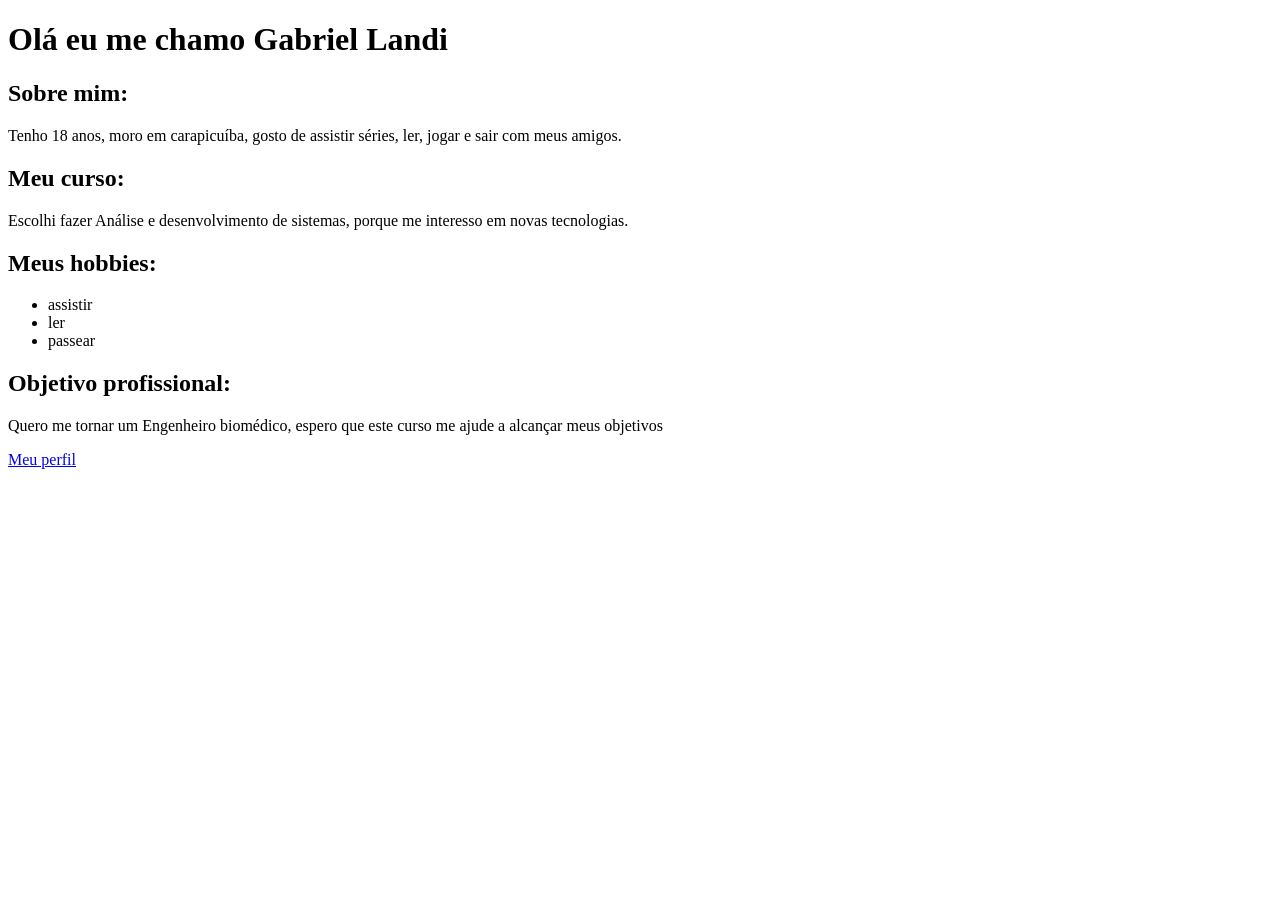
<file: aula2/imagens/index.html>
<!DOCTYPE html>
<html lang="en">
<head>
    <meta charset="UTF-8">
    <meta name="viewport" content="width=device-width, initial-scale=1.0">
    <title>Página Do Gabriel Landi</title>
</head>
<body>
    <h1>Olá eu me chamo Gabriel Landi</h1>
    <h2>Sobre mim:</h2>
    <p>Tenho 18 anos, moro em carapicuíba, gosto de assistir séries, ler, jogar e sair com meus amigos.</p>

    <h2>Meu curso:</h2>
    <p>Escolhi fazer Análise e desenvolvimento de sistemas, porque me interesso em novas tecnologias.</p>
    
    <h2>Meus hobbies:</h2>
    <ul>
        <li>assistir</li>
        <li>ler</li>
        <li>passear</li>
    </ul>

    <h2>Objetivo profissional:</h2>
    <p>Quero me tornar um Engenheiro biomédico, espero que este curso me ajude a alcançar meus objetivos</p>
    <a href="https://www.linkedin.com/in/gabriel-landi-b00442346/">Meu perfil</a>
</body>
</html>
</file>
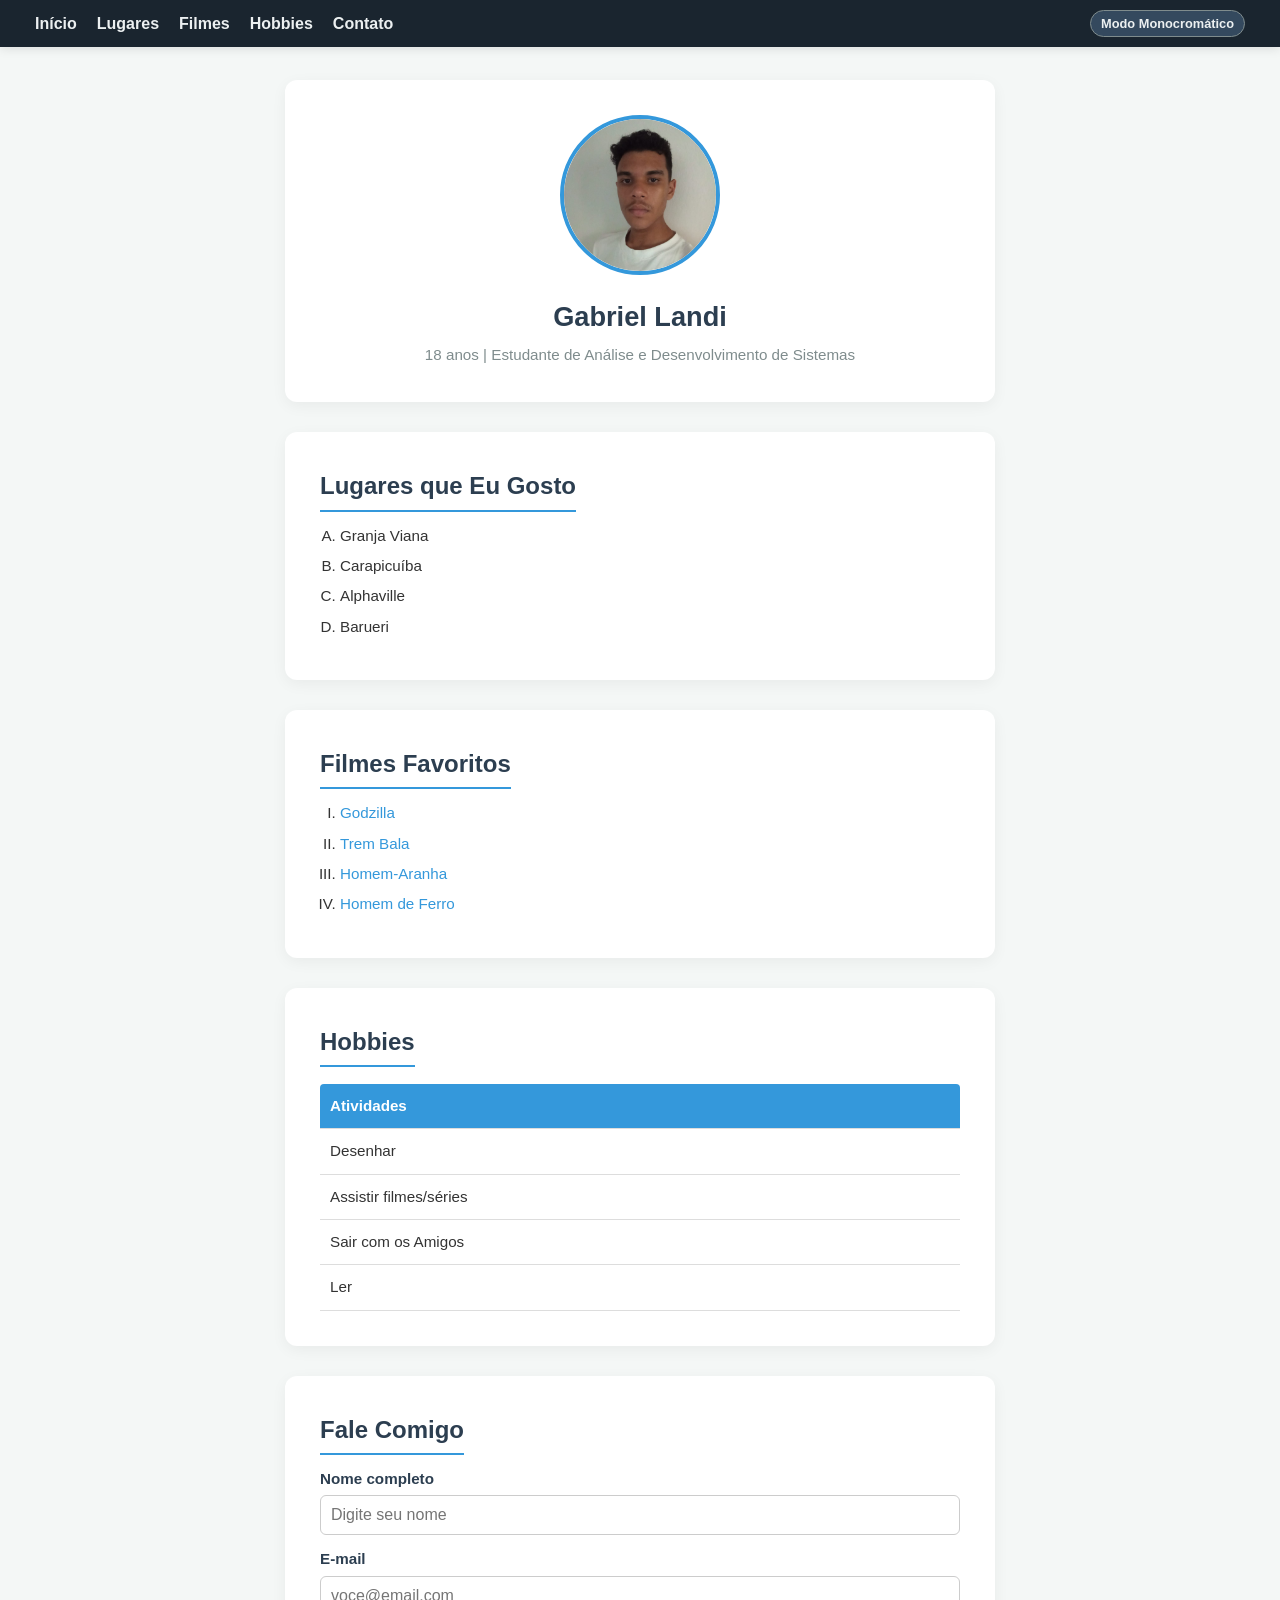
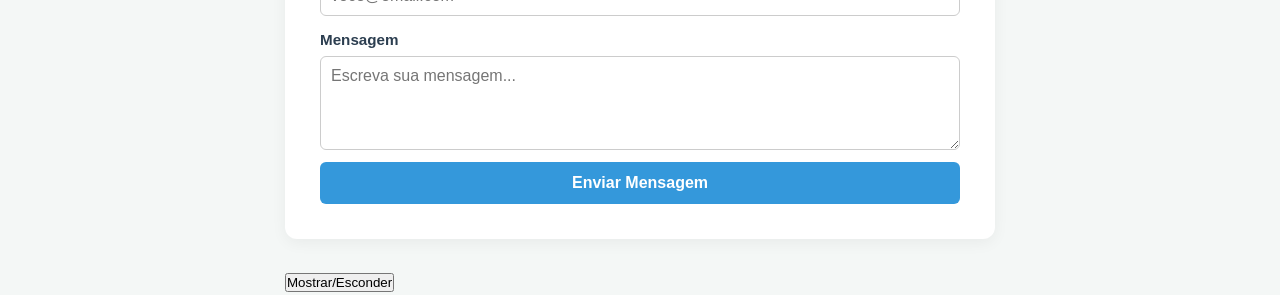
<file: aula13/main.html>
<!DOCTYPE html>
<html lang="pt-BR">
<head>
    <meta charset="UTF-8">
    <meta name="viewport" content="width=device-width, initial-scale=1.0">
    <title>Cartão de Visita - Gabriel Landi</title>
    <link rel="stylesheet" href="style.css">
</head>
<body>

    <!-- Barra de Navegação Superior Fixa -->
    <nav class="navbar">
        <div class="nav-container">
            <div class="nav-links">
                <a href="#inicio">Início</a>
                <a href="#lugares">Lugares</a>
                <a href="#filmes">Filmes</a>
                <a href="#hobbies">Hobbies</a>
                <a href="#contato">Contato</a>
            </div>
            <button id="btn-mono" class="btn-toggle">Modo Monocromático</button>
        </div>
    </nav>

    <div class="container">
        <!-- Apresentação -->
        <main id="inicio" class="card profile-card">
            <img src="foto/GabrielLandi.jpeg" alt="Foto de Gabriel Landi" class="profile-img">
            <h1 id="nome">Gabriel Landi</h1>
            <p class="bio">18 anos | Estudante de Análise e Desenvolvimento de Sistemas</p>
        </main>

        <!-- Lugares -->
        <section id="lugares" class="card">
            <h2>Lugares que Eu Gosto</h2>
            <ol type="A" class="styled-list">
                <li>Granja Viana</li>
                <li>Carapicuíba</li>
                <li>Alphaville</li>
                <li>Barueri</li>
            </ol>
        </section>

        <!-- Filmes -->
        <section id="filmes" class="card">
            <h2>Filmes Favoritos</h2>
            <ol type="I" class="styled-list">
                <li><a href="https://www.google.com/search?q=godzilla+minus+one" target="_blank">Godzilla</a></li>
                <li><a href="https://www.google.com/search?q=trem+bala+filme" target="_blank">Trem Bala</a></li>
                <li><a href="https://www.google.com/search?q=homem+aranha" target="_blank">Homem-Aranha</a></li>
                <li><a href="https://www.google.com/search?q=homem+de+ferro" target="_blank">Homem de Ferro</a></li>
            </ol>
        </section>

        <!-- Hobbies -->
        <section id="hobbies" class="card">
            <h2>Hobbies</h2>
            <table class="styled-table">
                <thead>
                    <tr>
                        <th>Atividades</th>
                    </tr>
                </thead>
                <tbody>
                    <tr><td>Desenhar</td></tr>
                    <tr><td>Assistir filmes/séries</td></tr>
                    <tr><td>Sair com os Amigos</td></tr>
                    <tr><td>Ler</td></tr>
                </tbody>
            </table>
        </section>

        <!-- Contato -->
        <section id="contato" class="card">
            <h2>Fale Comigo</h2>
            <form class="contact-form">
                <div class="form-group">
                    <label for="nome">Nome completo</label>
                    <input type="text" id="nome" required placeholder="Digite seu nome">
                </div>

                <div class="form-group">
                    <label for="email">E-mail</label>
                    <input type="email" id="email" required placeholder="voce@email.com">
                </div>

                <div class="form-group">
                    <label for="mensagem">Mensagem</label>
                    <textarea id="mensagem" rows="4" placeholder="Escreva sua mensagem..."></textarea>
                </div>

                <button onclick="mostrarMensagem()" type="submit" class="btn">Enviar Mensagem</button>
            </form>
        </section>
        <button onclick="alternarVisibilidade()">Mostrar/Esconder</button>
    </div>

    <script>
        const btnMono = document.getElementById('btn-mono');
        
        btnMono.addEventListener('click', () => {
            document.body.classList.toggle('monocromatico');
            
            if (document.body.classList.contains('monocromatico')) {
                btnMono.textContent = 'Modo Colorido';
            } else {
                btnMono.textContent = 'Modo Monocromático';
            }
        }
    );

        function alternarVisibilidade(){
            let contato = document.getElementById("contato");
            if( contato.style.display == "none"){
                contato.style.display = "block"
            }else{
                contato.style.display = "none"
            }
        }

      function mostrarMensagem(){
        alert("Você clicou no botão ");
      }  
    </script>
</body>
</html>
</file>
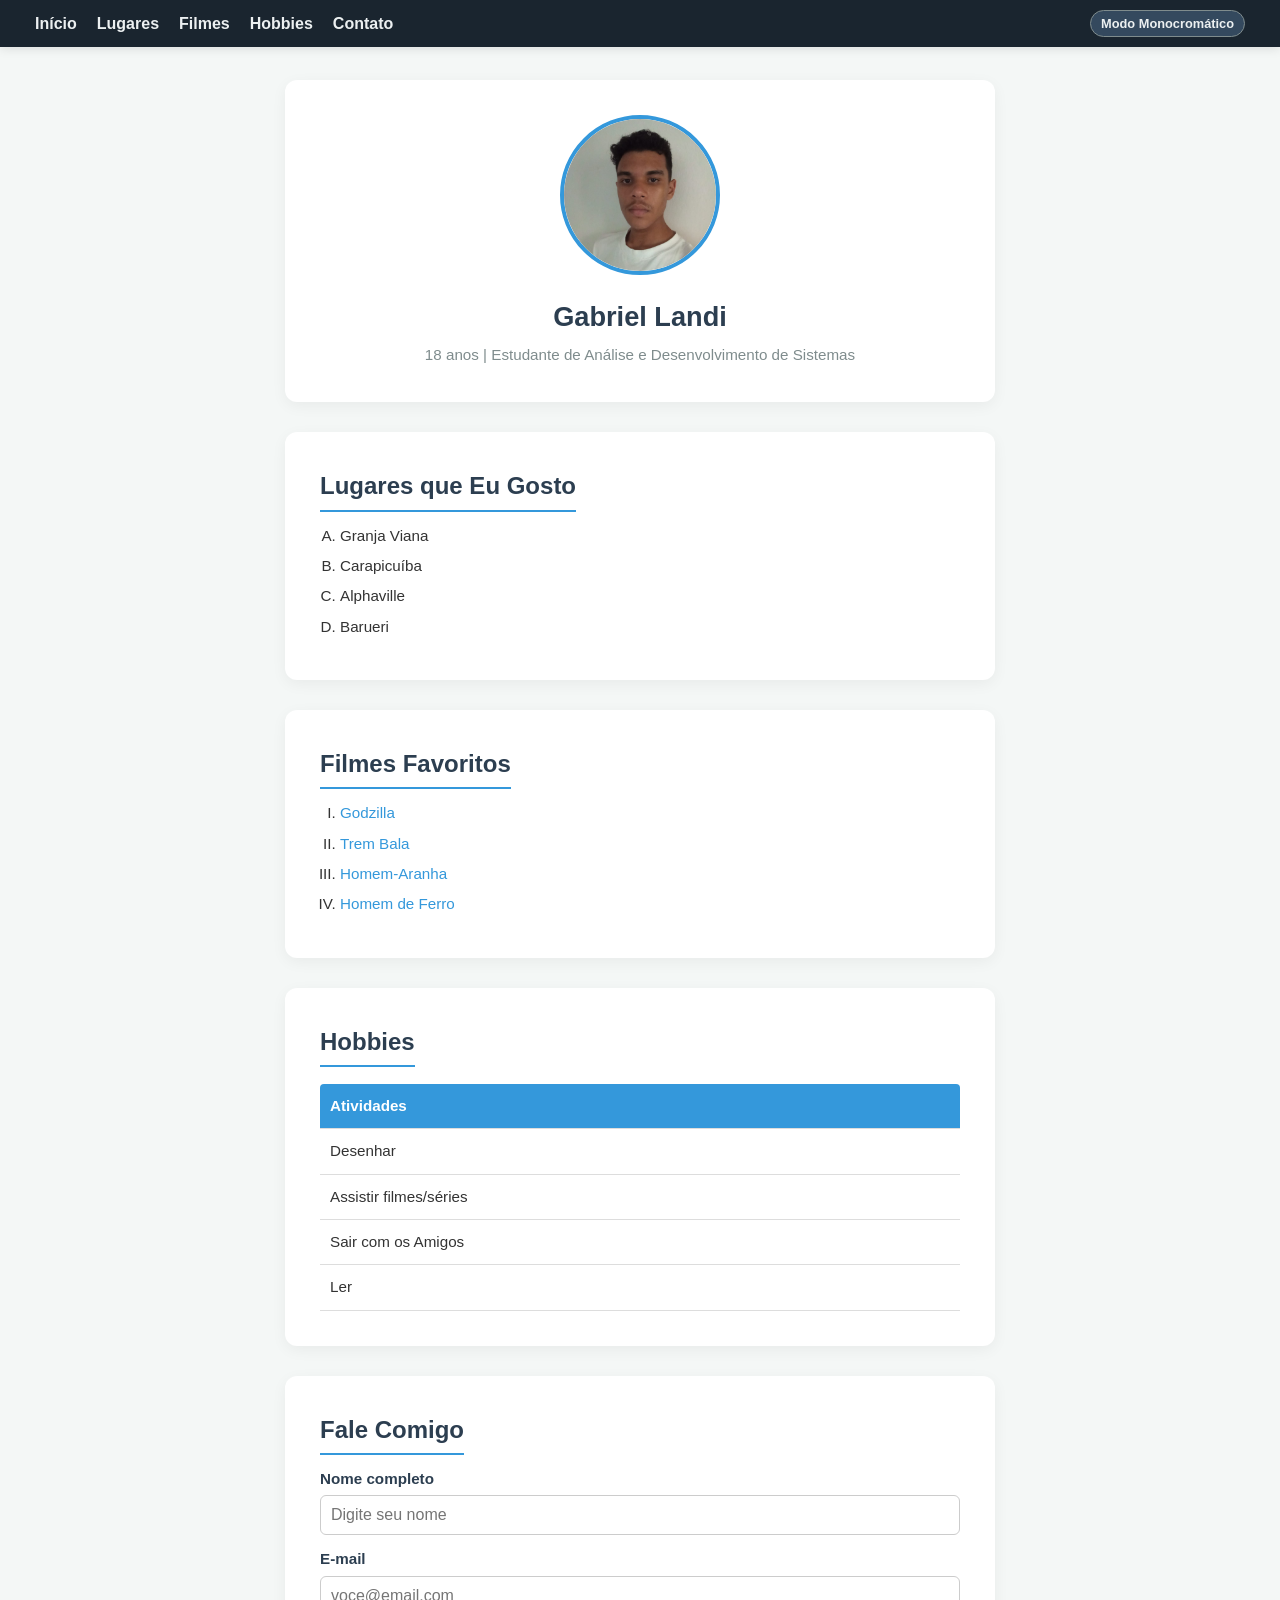
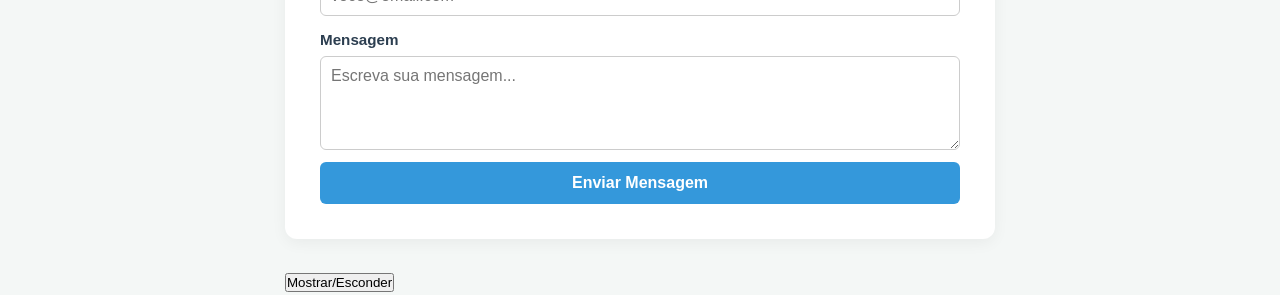
<file: aula14/main.html>
<!DOCTYPE html>
<html lang="pt-BR">
<head>
    <meta charset="UTF-8">
    <meta name="viewport" content="width=device-width, initial-scale=1.0">
    <title>Cartão de Visita - Gabriel Landi</title>
    <link rel="stylesheet" href="style.css">
</head>
<body>

    <!-- Barra de Navegação Superior Fixa -->
    <nav class="navbar">
        <div class="nav-container">
            <div class="nav-links">
                <a href="#inicio">Início</a>
                <a href="#lugares">Lugares</a>
                <a href="#filmes">Filmes</a>
                <a href="#hobbies">Hobbies</a>
                <a href="#contato">Contato</a>
            </div>
            <button id="btn-mono" class="btn-toggle">Modo Monocromático</button>
        </div>
    </nav>

    <div class="container">
        <!-- Apresentação -->
        <main id="inicio" class="card profile-card">
            <img src="foto/GabrielLandi.jpeg" alt="Foto de Gabriel Landi" class="profile-img">
            <h1 id="nome">Gabriel Landi</h1>
            <p class="bio">18 anos | Estudante de Análise e Desenvolvimento de Sistemas</p>
        </main>

        <!-- Lugares -->
        <section id="lugares" class="card">
            <h2>Lugares que Eu Gosto</h2>
            <ol type="A" class="styled-list">
                <li>Granja Viana</li>
                <li>Carapicuíba</li>
                <li>Alphaville</li>
                <li>Barueri</li>
            </ol>
        </section>

        <!-- Filmes -->
        <section id="filmes" class="card">
            <h2>Filmes Favoritos</h2>
            <ol type="I" class="styled-list">
                <li><a href="https://www.google.com/search?q=godzilla+minus+one" target="_blank">Godzilla</a></li>
                <li><a href="https://www.google.com/search?q=trem+bala+filme" target="_blank">Trem Bala</a></li>
                <li><a href="https://www.google.com/search?q=homem+aranha" target="_blank">Homem-Aranha</a></li>
                <li><a href="https://www.google.com/search?q=homem+de+ferro" target="_blank">Homem de Ferro</a></li>
            </ol>
        </section>

        <!-- Hobbies -->
        <section id="hobbies" class="card">
            <h2>Hobbies</h2>
            <table class="styled-table">
                <thead>
                    <tr>
                        <th>Atividades</th>
                    </tr>
                </thead>
                <tbody>
                    <tr><td>Desenhar</td></tr>
                    <tr><td>Assistir filmes/séries</td></tr>
                    <tr><td>Sair com os Amigos</td></tr>
                    <tr><td>Ler</td></tr>
                </tbody>
            </table>
        </section>

        <!-- Contato -->
        <section id="contato" class="card">
            <h2>Fale Comigo</h2>
            <form class="contact-form">
                <div class="form-group">
                    <label for="nome">Nome completo</label>
                    <input type="text" id="nome" required minlength="3" placeholder="Digite seu nome">
                </div>

                <div class="form-group">
                    <label for="email">E-mail</label>
                    <input type="email" id="email" required placeholder="voce@email.com">
                </div>

                <div class="form-group">
                    <label for="mensagem">Mensagem</label>
                    <textarea id="mensagem" rows="4" minlength="10" placeholder="Escreva sua mensagem..."></textarea>
                </div>



                <button onclick="mostrarMensagem()" type="submit" class="btn">Enviar Mensagem</button>
            </form>
        </section>
        <button onclick="alternarVisibilidade()">Mostrar/Esconder</button>
    </div>

    <script>
        const btnMono = document.getElementById('btn-mono');
        
        btnMono.addEventListener('click', () => {
            document.body.classList.toggle('monocromatico');
            
            if (document.body.classList.contains('monocromatico')) {
                btnMono.textContent = 'Modo Colorido';
            } else {
                btnMono.textContent = 'Modo Monocromático';
            }
        }
    );

        function alternarVisibilidade(){
            let contato = document.getElementById("contato");
            if( contato.style.display == "none"){
                contato.style.display = "block"
            }else{
                contato.style.display = "none"
            }
        }

      function mostrarMensagem(){
        alert("Você clicou no botão ");
      }  



      document.getElementById("contato").addEventListener("submit", function(e) {
    e.preventDefault();

    let nome = document.getElementById("nome").value;
    let email = document.getElementById("email").value;
    let mensagem = document.getElementById("mensagem").value;

    feedback.textContent = "";

    if (nome.length < 3) {
        feedback.textContent = "❌ Nome deve ter pelo menos 3 caracteres.";
        return;
    }

    if (email.indexOf("@") === -1) {
        feedback.textContent = "❌ E-mail inválido. Digite um e-mail válido.";
        return;
    }

    if (mensagem.length < 10) {
        feedback.textContent = "❌ Mensagem deve ter pelo menos 10 caracteres.";
        return;
    }

    // Opcional: limpar formulário
    this.reset();
});


    </script>
</body>
</html>
</file>
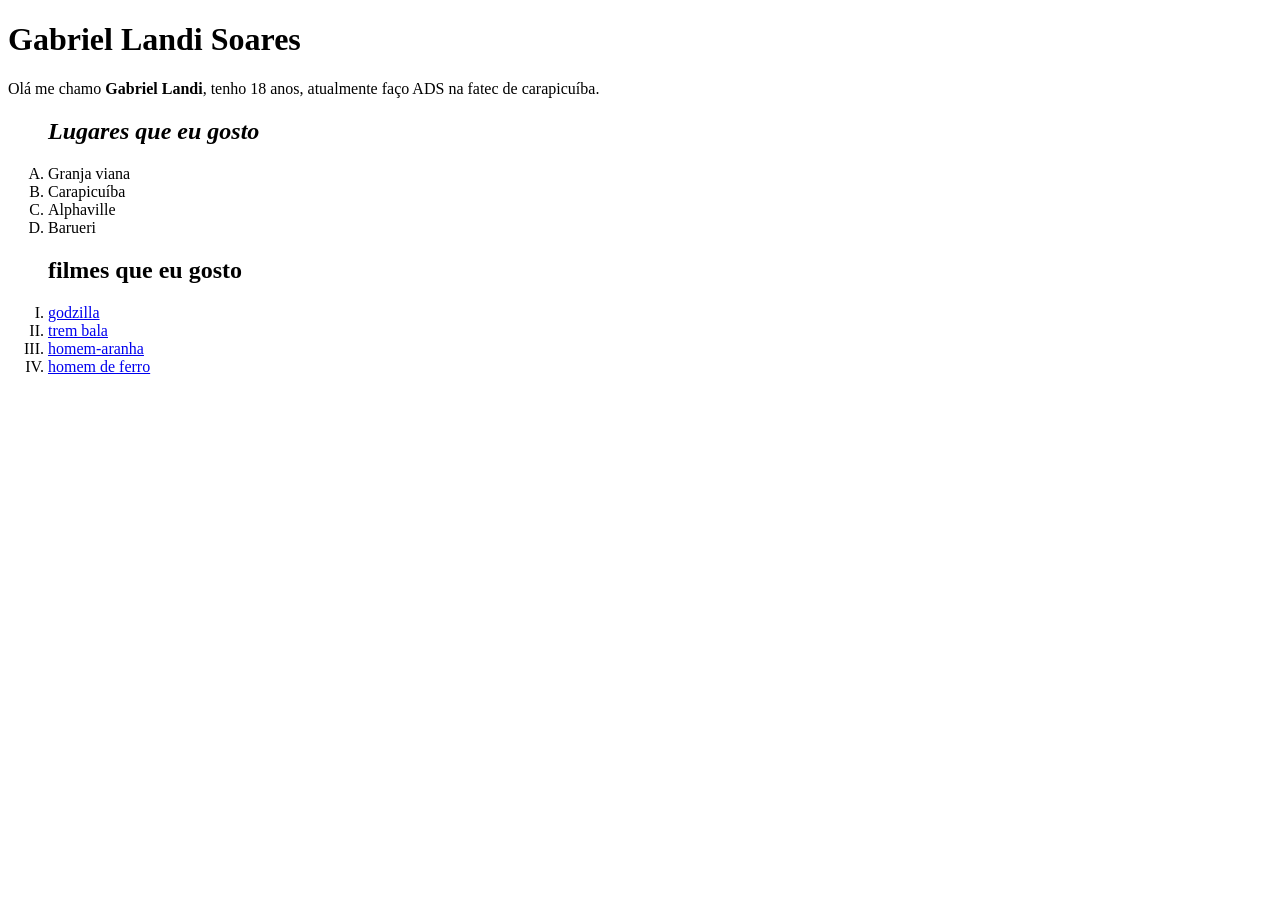
<file: aula3/formatacao.html>
<!DOCTYPE html>
<html lang="en">
<head>
    <meta charset="UTF-8">
    <meta name="viewport" content="width=device-width, initial-scale=1.0">
    <title>Cartão de visita</title>
</head>
<body>
    <h1>Gabriel Landi Soares</h1>

    <p>Olá me chamo <strong>Gabriel Landi</strong>, tenho 18 anos, atualmente faço ADS na fatec de carapicuíba.</p>

    <ol type="A">
        <h2><i>Lugares que eu gosto</i></h2>
        <li>Granja viana</li>
        <li>Carapicuíba</li>
        <li>Alphaville</li>
        <li>Barueri</li>
    </ol>

    
    <ol type="I">
        <h2>filmes que eu gosto</h2>
        <li><a href="https://www.google.com/search?q=godzilla+minus+one&sca_esv=f9ef68dc8fb50d5d&rlz=1C1GCEA_enBR1201BR1201&biw=1280&bih=585&sxsrf=APpeQntuWxghY8OGJ6wlbd_Bsu6srDXDwQ%3A1789128213070&ei=Fe6javvrA_aG5OUPr4DKiQw&oq=godzila+minu&gs_lp=[base64]&sclient=gws-wiz-serp">godzilla</a></li>
        <li><a href="https://www.google.com/search?q=trem+bala+filme&rlz=1C1GCEA_enBR1201BR1201&biw=1280&bih=585&sca_esv=f9ef68dc8fb50d5d&sxsrf=APpeQntaiKcXop4dzXGVW3iKkZF5mKqysw%3A1789128243923&ei=M-6jao36N9-DhuMPxMLY6AY&ved=2ahUKEwjN376LvuaWAxXfgWEGHUQhFm0Q4dUDegQIBhAM&uact=5&oq=trem+bala+filme&gs_lp=[base64]&sclient=gws-wiz-serp">trem bala</a></li>
        <li><a href="https://www.google.com/search?q=homem+aranha&rlz=1C1GCEA_enBR1201BR1201&oq=homem+aranha&gs_lcrp=EgZjaHJvbWUyBggAEEUYOTIHCAEQABiPAjIHCAIQABiPAtIBCDIzMjdqMGo3qAIAsAIA&sourceid=chrome&source=chrome.ob&ie=UTF-8">homem-aranha</a></li>
        <li><a href="https://www.google.com/search?q=homem+de+ferro&sca_esv=f9ef68dc8fb50d5d&rlz=1C1GCEA_enBR1201BR1201&sxsrf=APpeQnulpUCR36ScpXroNclnFsODZtaCJQ%3A1789128163504&ei=4-2jatatHu7N5OUP6MuBwAk&biw=1280&bih=585&gs_ssp=eJzj4tDP1TfIyCsvNmD04svIz03NVUhJVUhLLSrKBwBt4wiU&oq=homem+de&gs_lp=[base64]&sclient=gws-wiz-serp">homem de ferro</a></li>
    </ol>

</body>
</html>
</file>
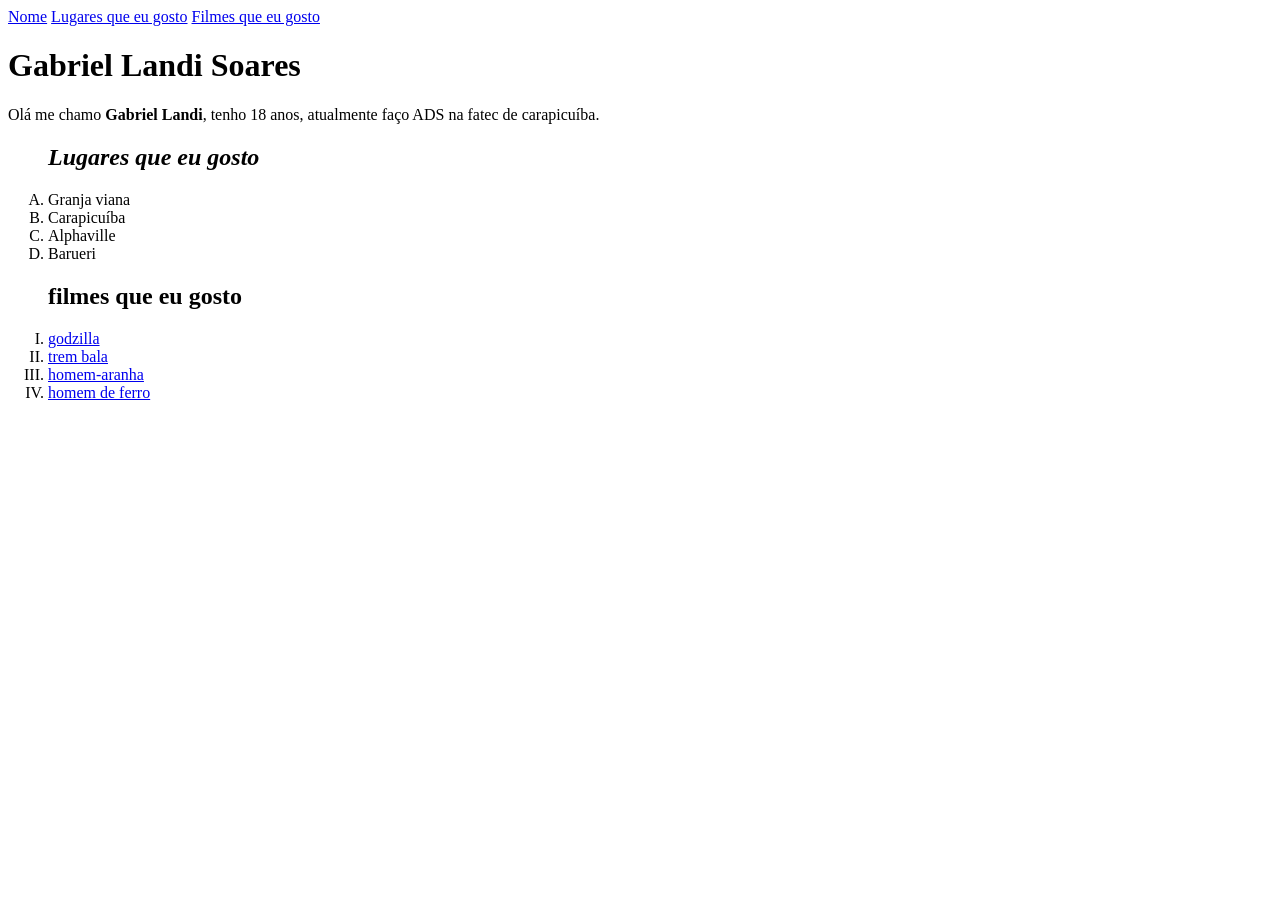
<file: aula4/aula4.html>
<!DOCTYPE html>
<html lang="en">
<head>
    <meta charset="UTF-8">
    <meta name="viewport" content="width=device-width, initial-scale=1.0">
    <title>Cartão de visita</title>
</head>
<body>

    <nav>
        <a href="#nome">Nome</a>
        <a href="#lugaresQueEuGosto">Lugares que eu gosto</a>
        <a href="#FilmesQueEuGosto">Filmes que eu gosto</a>
    </nav>

    <main>

        <h1 id="nome">Gabriel Landi Soares</h1>
        <p>Olá me chamo <strong>Gabriel Landi</strong>, tenho 18 anos, atualmente faço ADS na fatec de carapicuíba.</p>

    </main>

    <section>
    <ol type="A">
        <h2 id="LugaresQueEuGosto"><i>Lugares que eu gosto</i></h2>
        <li>Granja viana</li>
        <li>Carapicuíba</li>
        <li>Alphaville</li>
        <li>Barueri</li>
    </ol>
    </section>

    <section>
    <ol type="I">
        <h2 id="FilmesQueEuGosto">filmes que eu gosto</h2>
        <li><a href="https://www.google.com/search?q=godzilla+minus+one&sca_esv=f9ef68dc8fb50d5d&rlz=1C1GCEA_enBR1201BR1201&biw=1280&bih=585&sxsrf=APpeQntuWxghY8OGJ6wlbd_Bsu6srDXDwQ%3A1789128213070&ei=Fe6javvrA_aG5OUPr4DKiQw&oq=godzila+minu&gs_lp=[base64]&sclient=gws-wiz-serp">godzilla</a></li>
        <li><a href="https://www.google.com/search?q=trem+bala+filme&rlz=1C1GCEA_enBR1201BR1201&biw=1280&bih=585&sca_esv=f9ef68dc8fb50d5d&sxsrf=APpeQntaiKcXop4dzXGVW3iKkZF5mKqysw%3A1789128243923&ei=M-6jao36N9-DhuMPxMLY6AY&ved=2ahUKEwjN376LvuaWAxXfgWEGHUQhFm0Q4dUDegQIBhAM&uact=5&oq=trem+bala+filme&gs_lp=[base64]&sclient=gws-wiz-serp">trem bala</a></li>
        <li><a href="https://www.google.com/search?q=homem+aranha&rlz=1C1GCEA_enBR1201BR1201&oq=homem+aranha&gs_lcrp=EgZjaHJvbWUyBggAEEUYOTIHCAEQABiPAjIHCAIQABiPAtIBCDIzMjdqMGo3qAIAsAIA&sourceid=chrome&source=chrome.ob&ie=UTF-8">homem-aranha</a></li>
        <li><a href="https://www.google.com/search?q=homem+de+ferro&sca_esv=f9ef68dc8fb50d5d&rlz=1C1GCEA_enBR1201BR1201&sxsrf=APpeQnulpUCR36ScpXroNclnFsODZtaCJQ%3A1789128163504&ei=4-2jatatHu7N5OUP6MuBwAk&biw=1280&bih=585&gs_ssp=eJzj4tDP1TfIyCsvNmD04svIz03NVUhJVUhLLSrKBwBt4wiU&oq=homem+de&gs_lp=[base64]&sclient=gws-wiz-serp">homem de ferro</a></li>
    </ol>
    </section>

</body>
</html>
</file>
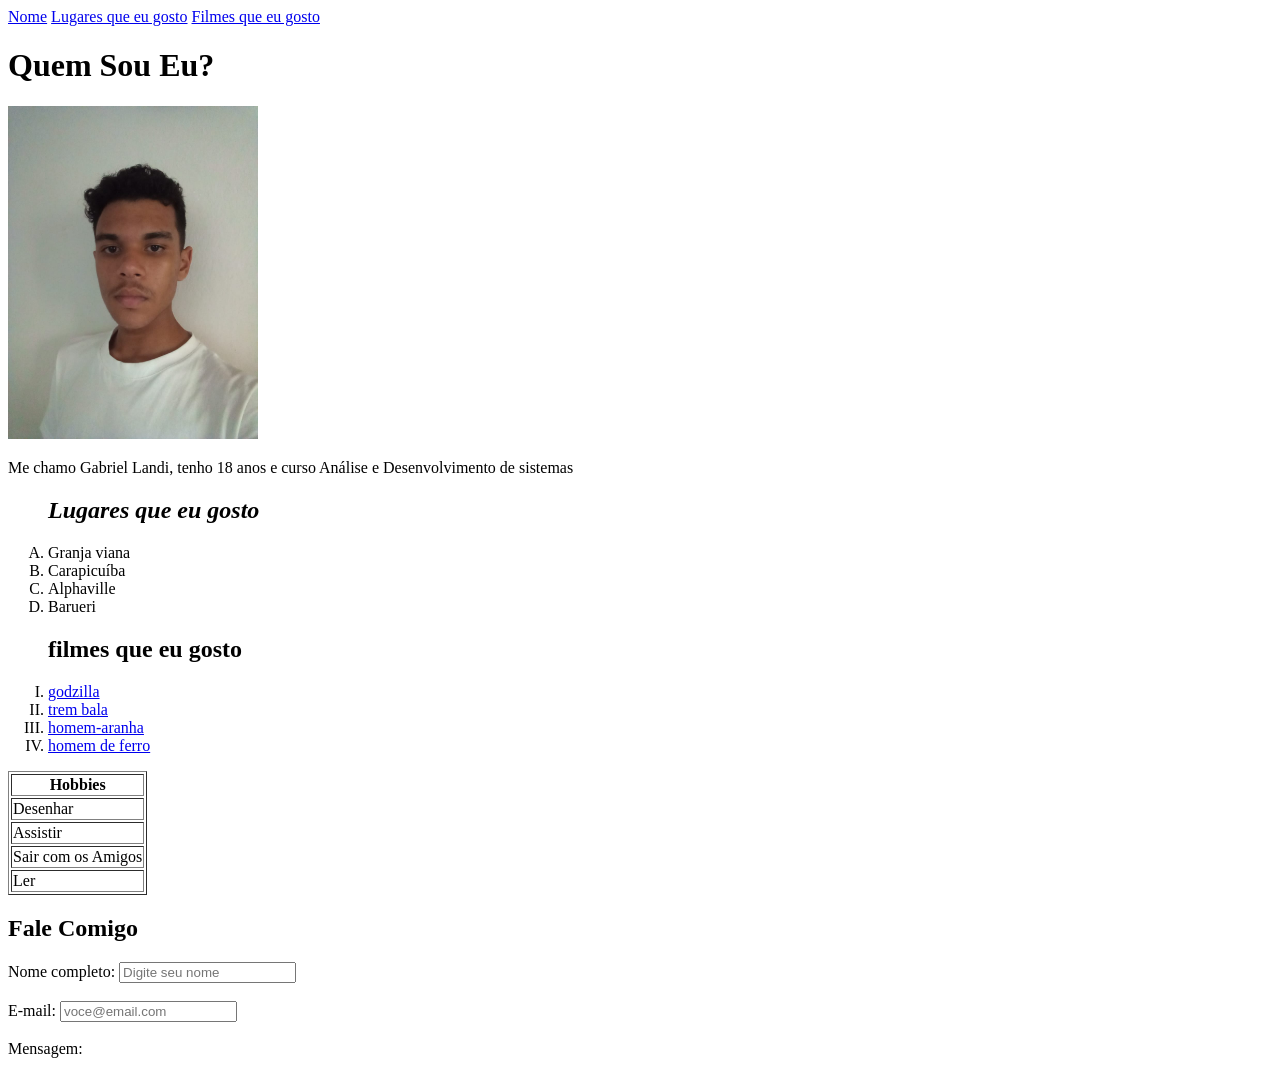
<file: aula6/aula6.html>
<!DOCTYPE html>
<html lang="en">
<head>
    <meta charset="UTF-8">
    <meta name="viewport" content="width=device-width, initial-scale=1.0">
    <title>Cartão de visita</title>
</head>
<body>

    <nav>
        <a href="#nome" alt="Ir para a área de apresentação">Nome</a>
        <a href="#lugaresQueEuGosto" alt="Ir para a área de lugares que eu gosto">Lugares que eu gosto</a>
        <a href="#FilmesQueEuGosto" alt="Ir para a área de filmes que eu gosto">Filmes que eu gosto</a>
    </nav>

    <main>
        <h1 alt="apresentação"><Strong>Quem Sou Eu?</Strong></h1>
        <img src="foto/GabrielLandi.jpeg" alt="foto de Gabriel Landi" width="250px">
        <p alt="texto de apresentação">Me chamo Gabriel Landi, tenho 18 anos e curso Análise e Desenvolvimento de sistemas</p>
    </main>
    

    <section>
    <ol type="A">
        <h2 id="LugaresQueEuGosto"><i>Lugares que eu gosto</i></h2>
        <li>Granja viana</li>
        <li>Carapicuíba</li>
        <li>Alphaville</li>
        <li>Barueri</li>
    </ol>
    </section>

    <section>
    <ol type="I">
        <h2 id="FilmesQueEuGosto">filmes que eu gosto</h2>
        <li><a href="https://www.google.com/search?q=godzilla+minus+one&sca_esv=f9ef68dc8fb50d5d&rlz=1C1GCEA_enBR1201BR1201&biw=1280&bih=585&sxsrf=APpeQntuWxghY8OGJ6wlbd_Bsu6srDXDwQ%3A1789128213070&ei=Fe6javvrA_aG5OUPr4DKiQw&oq=godzila+minu&gs_lp=[base64]&sclient=gws-wiz-serp">godzilla</a></li>
        <li><a href="https://www.google.com/search?q=trem+bala+filme&rlz=1C1GCEA_enBR1201BR1201&biw=1280&bih=585&sca_esv=f9ef68dc8fb50d5d&sxsrf=APpeQntaiKcXop4dzXGVW3iKkZF5mKqysw%3A1789128243923&ei=M-6jao36N9-DhuMPxMLY6AY&ved=2ahUKEwjN376LvuaWAxXfgWEGHUQhFm0Q4dUDegQIBhAM&uact=5&oq=trem+bala+filme&gs_lp=[base64]&sclient=gws-wiz-serp">trem bala</a></li>
        <li><a href="https://www.google.com/search?q=homem+aranha&rlz=1C1GCEA_enBR1201BR1201&oq=homem+aranha&gs_lcrp=EgZjaHJvbWUyBggAEEUYOTIHCAEQABiPAjIHCAIQABiPAtIBCDIzMjdqMGo3qAIAsAIA&sourceid=chrome&source=chrome.ob&ie=UTF-8">homem-aranha</a></li>
        <li><a href="https://www.google.com/search?q=homem+de+ferro&sca_esv=f9ef68dc8fb50d5d&rlz=1C1GCEA_enBR1201BR1201&sxsrf=APpeQnulpUCR36ScpXroNclnFsODZtaCJQ%3A1789128163504&ei=4-2jatatHu7N5OUP6MuBwAk&biw=1280&bih=585&gs_ssp=eJzj4tDP1TfIyCsvNmD04svIz03NVUhJVUhLLSrKBwBt4wiU&oq=homem+de&gs_lp=[base64]&sclient=gws-wiz-serp">homem de ferro</a></li>
    </ol>
    </section>

    <section>
        <table border="1">
        <tr>
                <th>Hobbies</th>
                
        </tr>

        <tr>
            <td>Desenhar</td>
        </tr>

        <tr>
            <td>Assistir</td>
        </tr>

        <tr>
            <td>Sair com os Amigos</td>
        </tr>

        <tr>
            <td>Ler</td>
        </tr>
    </table>
    </section>
    <section>
    <h1>Fale Comigo</h1>

    <form>
        <label for="nome">Nome completo:</label>
        <input type="text" id="nome" required placeholder="Digite seu nome">
        <br><br>

        <label for="email">E-mail:</label>
        <input type="email" id="email" required placeholder="voce@email.com">
        <br><br>

        <label for="mensagem">Mensagem:</label>

    </section>

</body>
</html>
</file>
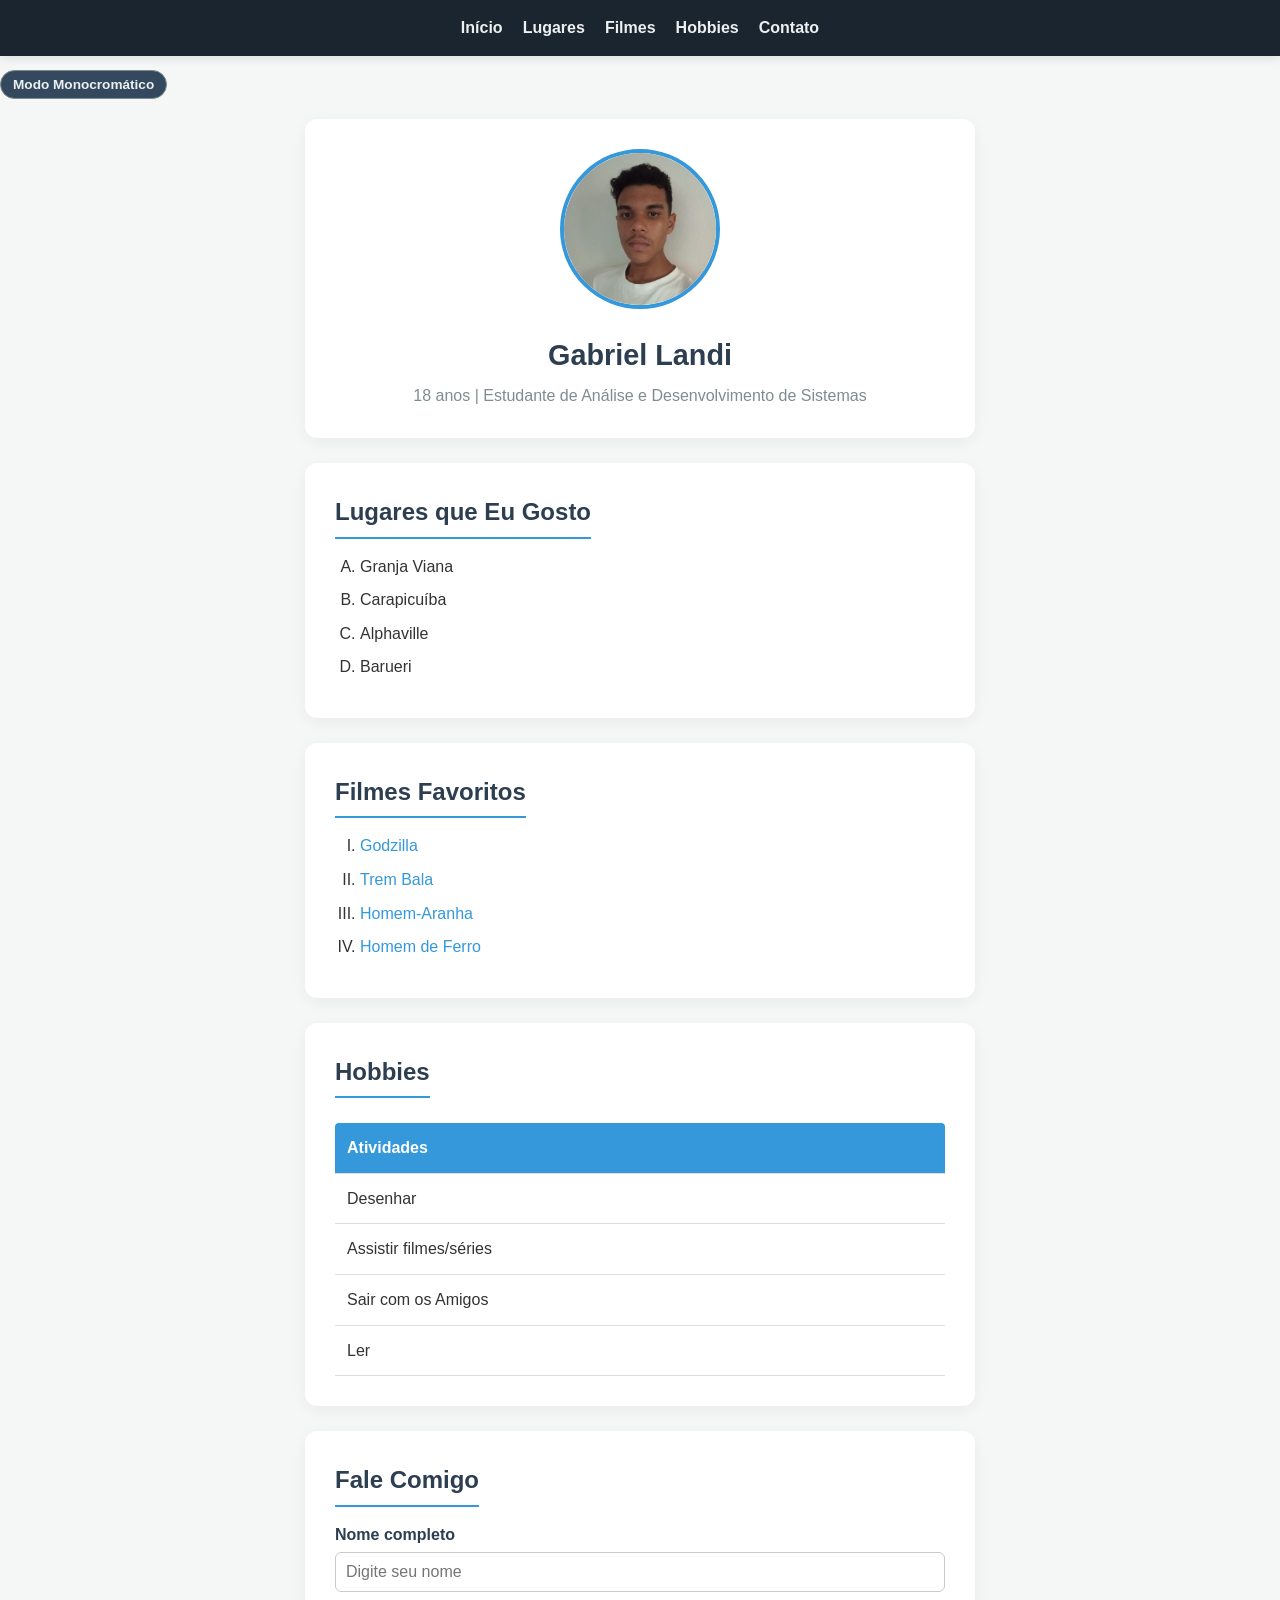
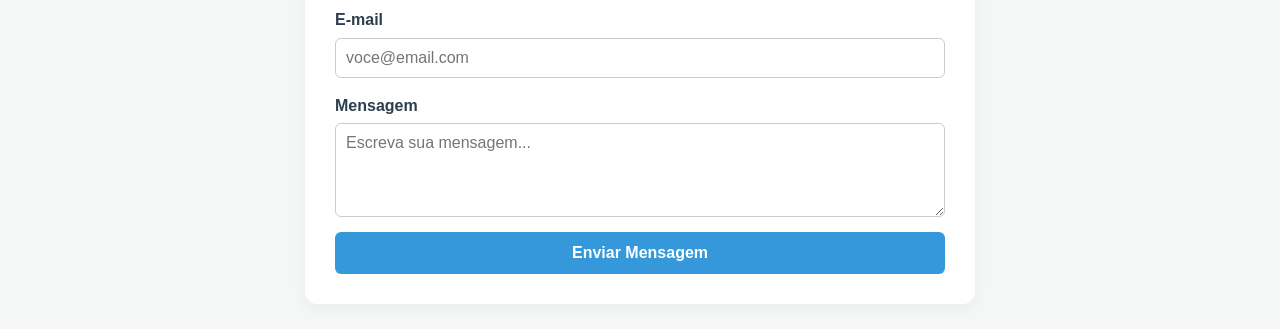
<file: aula8/aula8.html>
<!DOCTYPE html>
<html lang="pt-BR">
<head>
    <meta charset="UTF-8">
    <meta name="viewport" content="width=device-width, initial-scale=1.0">
    <title>Cartão de Visita - Gabriel Landi</title>
    <link rel="stylesheet" href="style.css">
</head>
<body>

   <nav class="navbar">
        <a href="#inicio" alt="Ir para a área de apresentação">Início</a>
        <a href="#lugares" alt="Ir para a área de lugares que eu gosto">Lugares</a>
        <a href="#filmes" alt="Ir para a área de filmes que eu gosto">Filmes</a>
        <a href="#hobbies" alt="Ir para a área de hobbies que eu gosto">Hobbies</a>
        <a href="#contato" alt="Ir para área de contato comigo">Contato</a>
    </nav>

    <button id="btn-mono" class="btn-toggle">Modo Monocromático</button>
    </nav>

    <div class="container">
        
        <!-- Apresentação -->
        <main id="inicio" class="card profile-card">
            <img src="foto/GabrielLandi.jpeg" alt="Foto de Gabriel Landi" class="profile-img">
            <h1>Gabriel Landi</h1>
            <p class="bio">18 anos | Estudante de Análise e Desenvolvimento de Sistemas</p>
        </main>

        <!-- Lugares -->
        <section id="lugares" class="card">
            <h2>Lugares que Eu Gosto</h2>
            <ol type="A" class="styled-list">
                <li>Granja Viana</li>
                <li>Carapicuíba</li>
                <li>Alphaville</li>
                <li>Barueri</li>
            </ol>
        </section>

        <!-- Filmes -->
        <section id="filmes" class="card">
            <h2>Filmes Favoritos</h2>
            <ol type="I" class="styled-list">
                <li><a href="https://www.google.com/search?q=godzilla+minus+one" target="_blank">Godzilla</a></li>
                <li><a href="https://www.google.com/search?q=trem+bala+filme" target="_blank">Trem Bala</a></li>
                <li><a href="https://www.google.com/search?q=homem+aranha" target="_blank">Homem-Aranha</a></li>
                <li><a href="https://www.google.com/search?q=homem+de+ferro" target="_blank">Homem de Ferro</a></li>
            </ol>
        </section>

        <!-- Hobbies -->
        <section id="hobbies" class="card">
            <h2>Hobbies</h2>
            <table class="styled-table">
                <thead>
                    <tr>
                        <th>Atividades</th>
                    </tr>
                </thead>
                <tbody>
                    <tr><td>Desenhar</td></tr>
                    <tr><td>Assistir filmes/séries</td></tr>
                    <tr><td>Sair com os Amigos</td></tr>
                    <tr><td>Ler</td></tr>
                </tbody>
            </table>
        </section>

        <!-- Contato -->
        <section id="contato" class="card">
            <h2>Fale Comigo</h2>
            <form class="contact-form">
                <div class="form-group">
                    <label for="nome">Nome completo</label>
                    <input type="text" id="nome" required placeholder="Digite seu nome">
                </div>

                <div class="form-group">
                    <label for="email">E-mail</label>
                    <input type="email" id="email" required placeholder="voce@email.com">
                </div>

                <div class="form-group">
                    <label for="mensagem">Mensagem</label>
                    <textarea id="mensagem" rows="4" placeholder="Escreva sua mensagem..."></textarea>
                </div>

                <button type="submit" class="btn">Enviar Mensagem</button>
            </form>
        </section>

    </div>

    <script>
        const btnMono = document.getElementById('btn-mono');
        
        btnMono.addEventListener('click', () => {
            document.body.classList.toggle('monocromatico');
            
            // Alterna o texto do botão
            if (document.body.classList.contains('monocromatico')) {
                btnMono.textContent = 'Modo Colorido';
            } else {
                btnMono.textContent = 'Modo Monocromático';
            }
        });
    </script>

</body>
</html>
</file>
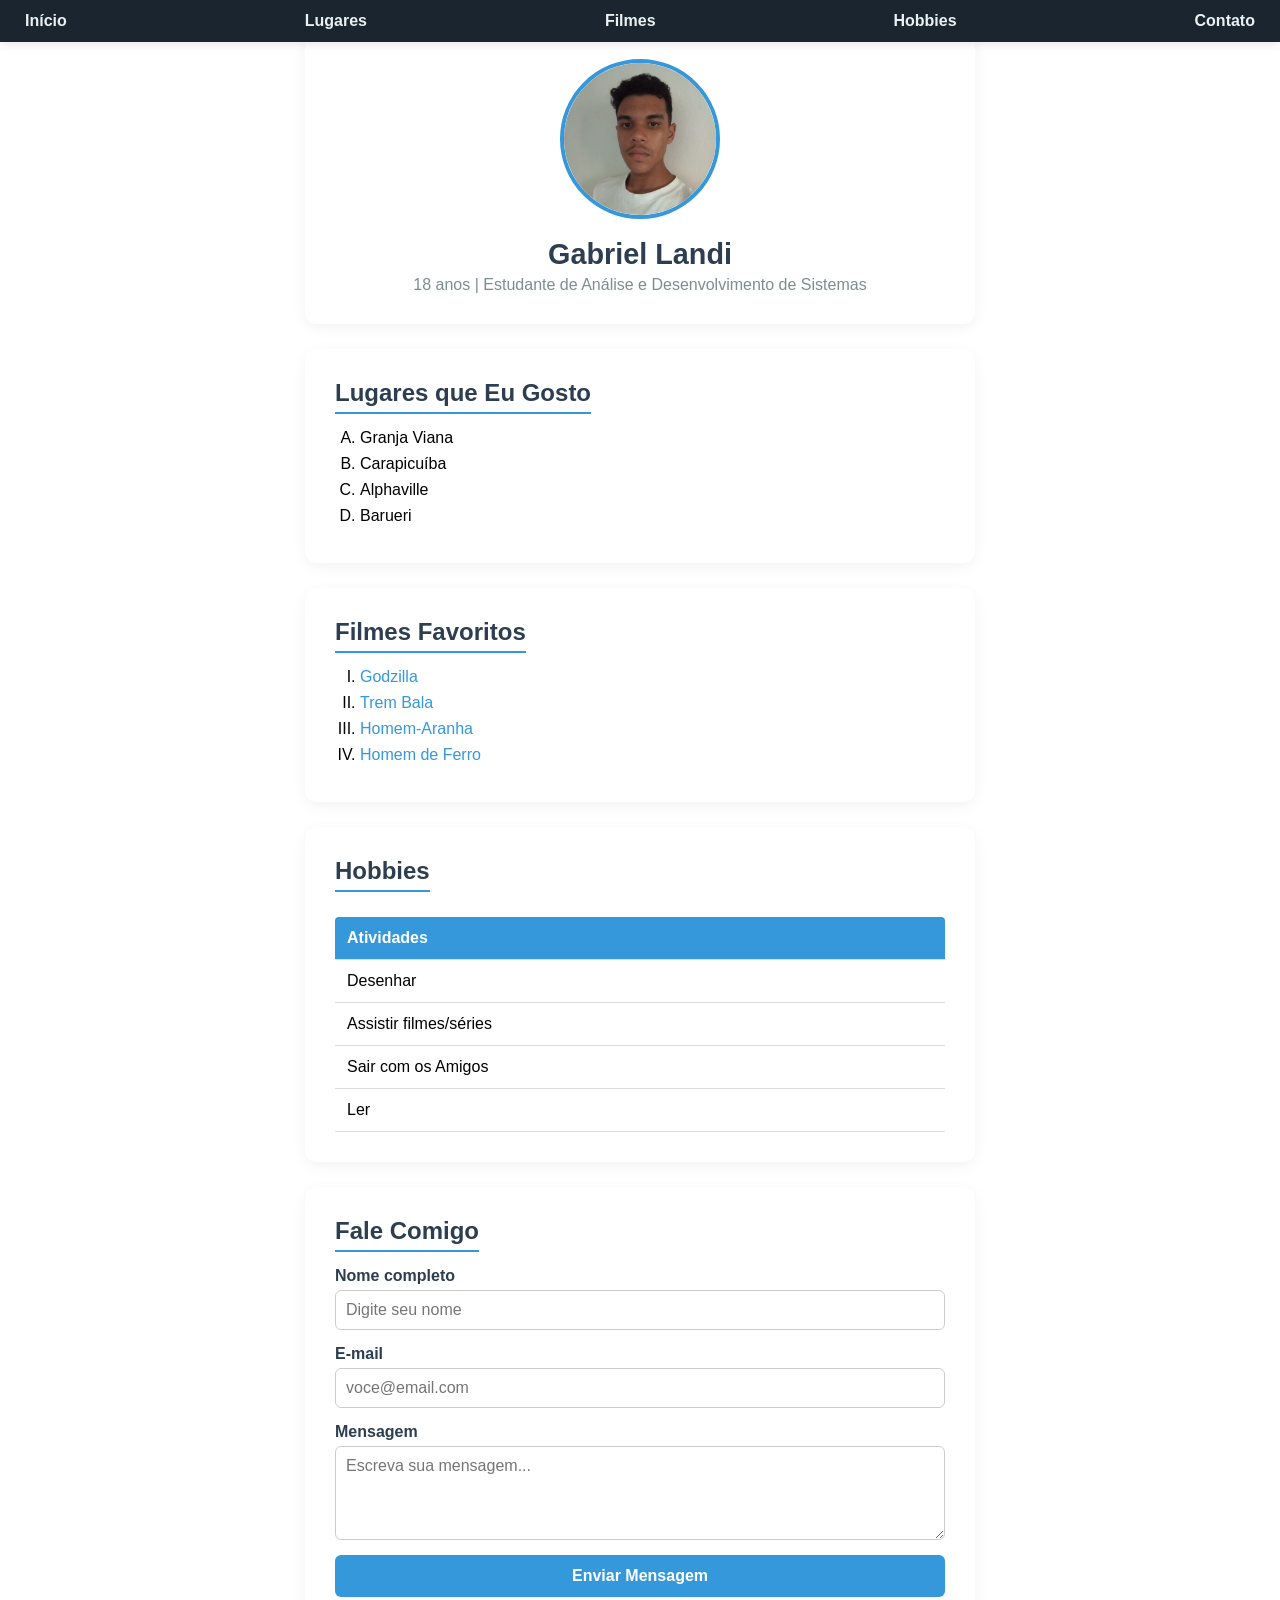
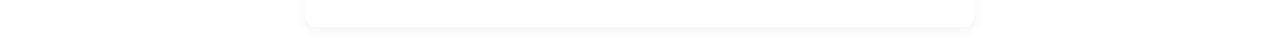
<file: aula9/main.html>
<!DOCTYPE html>
<html lang="pt-BR">
<head>
    <meta charset="UTF-8">
    <meta name="viewport" content="width=device-width, initial-scale=1.0">
    <title>Cartão de Visita - Gabriel Landi</title>
    <link rel="stylesheet" href="style.css">
</head>
<body>
    <div class="grid">
   <nav class="navbar">
        <a href="#inicio" alt="Ir para a área de apresentação">Início</a>
        <a href="#lugares" alt="Ir para a área de lugares que eu gosto">Lugares</a>
        <a href="#filmes" alt="Ir para a área de filmes que eu gosto">Filmes</a>
        <a href="#hobbies" alt="Ir para a área de hobbies que eu gosto">Hobbies</a>
        <a href="#contato" alt="Ir para área de contato comigo">Contato</a>
    </nav>

    <button id="btn-mono" class="btn-toggle">Modo Monocromático</button>
    </nav>

    <div class="container">
        
        <!-- Apresentação -->
        <main id="inicio" class="card profile-card">
            <img src="foto/GabrielLandi.jpeg" alt="Foto de Gabriel Landi" class="profile-img">
            <h1>Gabriel Landi</h1>
            <p class="bio">18 anos | Estudante de Análise e Desenvolvimento de Sistemas</p>
        </main>

        <!-- Lugares -->
        <section id="lugares" class="card">
            <h2>Lugares que Eu Gosto</h2>
            <ol type="A" class="styled-list">
                <li>Granja Viana</li>
                <li>Carapicuíba</li>
                <li>Alphaville</li>
                <li>Barueri</li>
            </ol>
        </section>

        <!-- Filmes -->
        <section id="filmes" class="card">
            <h2>Filmes Favoritos</h2>
            <ol type="I" class="styled-list">
                <li><a href="https://www.google.com/search?q=godzilla+minus+one" target="_blank">Godzilla</a></li>
                <li><a href="https://www.google.com/search?q=trem+bala+filme" target="_blank">Trem Bala</a></li>
                <li><a href="https://www.google.com/search?q=homem+aranha" target="_blank">Homem-Aranha</a></li>
                <li><a href="https://www.google.com/search?q=homem+de+ferro" target="_blank">Homem de Ferro</a></li>
            </ol>
        </section>

        <!-- Hobbies -->
        <section id="hobbies" class="card">
            <h2>Hobbies</h2>
            <table class="styled-table">
                <thead>
                    <tr>
                        <th>Atividades</th>
                    </tr>
                </thead>
                <tbody>
                    <tr><td>Desenhar</td></tr>
                    <tr><td>Assistir filmes/séries</td></tr>
                    <tr><td>Sair com os Amigos</td></tr>
                    <tr><td>Ler</td></tr>
                </tbody>
            </table>
        </section>

        <!-- Contato -->
        <section id="contato" class="card">
            <h2>Fale Comigo</h2>
            <form class="contact-form">
                <div class="form-group">
                    <label for="nome">Nome completo</label>
                    <input type="text" id="nome" required placeholder="Digite seu nome">
                </div>

                <div class="form-group">
                    <label for="email">E-mail</label>
                    <input type="email" id="email" required placeholder="voce@email.com">
                </div>

                <div class="form-group">
                    <label for="mensagem">Mensagem</label>
                    <textarea id="mensagem" rows="4" placeholder="Escreva sua mensagem..."></textarea>
                </div>

                <button type="submit" class="btn">Enviar Mensagem</button>
            </form>
        </section>

    </div>

    <script>
        const btnMono = document.getElementById('btn-mono');
        
        btnMono.addEventListener('click', () => {
            document.body.classList.toggle('monocromatico');
            
            // Alterna o texto do botão
            if (document.body.classList.contains('monocromatico')) {
                btnMono.textContent = 'Modo Colorido';
            } else {
                btnMono.textContent = 'Modo Monocromático';
            }
        });
    </script>
    </div>
</body>
</html>
</file>
<file: aula13/style.css>
/* ==========================================
   1. RESET E ESTILOS BASE (MOBILE FIRST)
   ================================---------- */
* {
    margin: 0;
    padding: 0;
    box-sizing: border-box;
    font-family: 'Segoe UI', Tahoma, Geneva, Verdana, sans-serif;
}

body {
    background-color: #f4f7f6;
    color: #333;
    line-height: 1.6;
    padding-top: 110px; /* Espaço para a navbar no mobile */
}

/* Barra de Navegação (Mobile: empilhada para caber melhor) */
.navbar {
    position: fixed;
    top: 0;
    left: 0;
    width: 100%;
    background-color: #1a252f;
    padding: 10px 15px;
    box-shadow: 0 2px 10px rgba(0,0,0,0.1);
    z-index: 1000;
}

.nav-container {
    display: flex;
    flex-direction: column;
    align-items: center;
    gap: 8px;
}

.nav-links {
    display: flex;
    flex-wrap: wrap;
    justify-content: center;
    gap: 10px;
}

.navbar a {
    color: #ecf0f1;
    text-decoration: none;
    font-size: 0.9rem;
    font-weight: 600;
    transition: color 0.3s ease;
}

.navbar a:hover {
    color: #3498db;
}

/* Container Principal */
.container {
    width: 100%;
    padding: 0 12px;
    margin: 0 auto;
}

/* Cartões */
.card {
    background: #ffffff;
    padding: 20px;
    margin-bottom: 20px;
    border-radius: 12px;
    box-shadow: 0 4px 15px rgba(0, 0, 0, 0.05);
}

.card h2 {
    color: #2c3e50;
    font-size: 1.3rem;
    margin-bottom: 12px;
    border-bottom: 2px solid #3498db;
    padding-bottom: 4px;
    display: inline-block;
}

/* Perfil */
.profile-card {
    text-align: center;
}

.profile-img {
    width: 130px;
    height: 130px;
    border-radius: 50%;
    object-fit: cover;
    border: 4px solid #3498db;
    margin-bottom: 12px;
}

.profile-card h1 {
    color: #2c3e50;
    font-size: 1.5rem;
}

.bio {
    color: #7f8c8d;
    font-size: 0.95rem;
    margin-top: 5px;
}

/* Listas */
.styled-list {
    padding-left: 20px;
}

.styled-list li {
    margin-bottom: 6px;
    font-size: 0.95rem;
}

.styled-list a {
    color: #3498db;
    text-decoration: none;
    font-weight: 500;
}

/* Tabela */
.styled-table {
    width: 100%;
    border-collapse: collapse;
    margin-top: 5px;
}

.styled-table th, .styled-table td {
    padding: 10px;
    font-size: 0.95rem;
    text-align: left;
    border-bottom: 1px solid #ddd;
}

.styled-table th {
    background-color: #3498db;
    color: white;
    border-radius: 4px 4px 0 0;
}

/* Formulário */
.contact-form {
    display: flex;
    flex-direction: column;
    gap: 12px;
}

.form-group {
    display: flex;
    flex-direction: column;
}

.form-group label {
    font-weight: 600;
    margin-bottom: 4px;
    color: #2c3e50;
    font-size: 0.95rem;
}

.form-group input, 
.form-group textarea {
    padding: 10px;
    border: 1px solid #ccc;
    border-radius: 6px;
    font-size: 1rem;
    outline: none;
    width: 100%;
}

.btn {
    background-color: #3498db;
    color: white;
    padding: 12px;
    border: none;
    border-radius: 6px;
    font-size: 1rem;
    font-weight: bold;
    cursor: pointer;
}

/* Botão Monocromático */
.btn-toggle {
    background-color: #34495e;
    color: #ecf0f1;
    border: 1px solid #7f8c8d;
    padding: 5px 10px;
    border-radius: 20px;
    cursor: pointer;
    font-size: 0.8rem;
    font-weight: 600;
}


/* ==========================================
   2. MEDIA QUERY PARA TABLETS (min-width: 768px)
   ================================---------- */
@media (min-width: 768px) {
    body {
        padding-top: 80px;
    }

    .nav-container {
        flex-direction: row;
        justify-content: space-between;
        padding: 0 20px;
    }

    .nav-links {
        gap: 20px;
    }

    .navbar a {
        font-size: 1rem;
    }

    .container {
        max-width: 650px;
        padding: 0 20px;
    }

    .card {
        padding: 25px;
    }

    .card h2 {
        font-size: 1.5rem;
    }

    .profile-img {
        width: 150px;
        height: 150px;
    }

    .profile-card h1 {
        font-size: 1.7rem;
    }
}


/* ==========================================
   3. MEDIA QUERY PARA DESKTOPS (min-width: 1024px)
   ================================---------- */
@media (min-width: 1024px) {
    .container {
        max-width: 750px;
    }

    .card {
        padding: 35px;
        margin-bottom: 30px;
        transition: transform 0.2s ease;
    }

    .card:hover {
        transform: translateY(-3px);
    }

    .profile-img {
        width: 160px;
        height: 160px;
    }

    .btn:hover {
        background-color: #2980b9;
    }
}

/* Modo Monocromático Global */
body.monocromatico {
    filter: grayscale(100%);
    transition: filter 0.3s ease;
}
</file>
<file: aula14/style.css>
/* ==========================================
   1. RESET E ESTILOS BASE (MOBILE FIRST)
   ================================---------- */
* {
    margin: 0;
    padding: 0;
    box-sizing: border-box;
    font-family: 'Segoe UI', Tahoma, Geneva, Verdana, sans-serif;
}

body {
    background-color: #f4f7f6;
    color: #333;
    line-height: 1.6;
    padding-top: 110px; /* Espaço para a navbar no mobile */
}

/* Barra de Navegação (Mobile: empilhada para caber melhor) */
.navbar {
    position: fixed;
    top: 0;
    left: 0;
    width: 100%;
    background-color: #1a252f;
    padding: 10px 15px;
    box-shadow: 0 2px 10px rgba(0,0,0,0.1);
    z-index: 1000;
}

.nav-container {
    display: flex;
    flex-direction: column;
    align-items: center;
    gap: 8px;
}

.nav-links {
    display: flex;
    flex-wrap: wrap;
    justify-content: center;
    gap: 10px;
}

.navbar a {
    color: #ecf0f1;
    text-decoration: none;
    font-size: 0.9rem;
    font-weight: 600;
    transition: color 0.3s ease;
}

.navbar a:hover {
    color: #3498db;
}

/* Container Principal */
.container {
    width: 100%;
    padding: 0 12px;
    margin: 0 auto;
}

/* Cartões */
.card {
    background: #ffffff;
    padding: 20px;
    margin-bottom: 20px;
    border-radius: 12px;
    box-shadow: 0 4px 15px rgba(0, 0, 0, 0.05);
}

.card h2 {
    color: #2c3e50;
    font-size: 1.3rem;
    margin-bottom: 12px;
    border-bottom: 2px solid #3498db;
    padding-bottom: 4px;
    display: inline-block;
}

/* Perfil */
.profile-card {
    text-align: center;
}

.profile-img {
    width: 130px;
    height: 130px;
    border-radius: 50%;
    object-fit: cover;
    border: 4px solid #3498db;
    margin-bottom: 12px;
}

.profile-card h1 {
    color: #2c3e50;
    font-size: 1.5rem;
}

.bio {
    color: #7f8c8d;
    font-size: 0.95rem;
    margin-top: 5px;
}

/* Listas */
.styled-list {
    padding-left: 20px;
}

.styled-list li {
    margin-bottom: 6px;
    font-size: 0.95rem;
}

.styled-list a {
    color: #3498db;
    text-decoration: none;
    font-weight: 500;
}

/* Tabela */
.styled-table {
    width: 100%;
    border-collapse: collapse;
    margin-top: 5px;
}

.styled-table th, .styled-table td {
    padding: 10px;
    font-size: 0.95rem;
    text-align: left;
    border-bottom: 1px solid #ddd;
}

.styled-table th {
    background-color: #3498db;
    color: white;
    border-radius: 4px 4px 0 0;
}

/* Formulário */
.contact-form {
    display: flex;
    flex-direction: column;
    gap: 12px;
}

.form-group {
    display: flex;
    flex-direction: column;
}

.form-group label {
    font-weight: 600;
    margin-bottom: 4px;
    color: #2c3e50;
    font-size: 0.95rem;
}

.form-group input, 
.form-group textarea {
    padding: 10px;
    border: 1px solid #ccc;
    border-radius: 6px;
    font-size: 1rem;
    outline: none;
    width: 100%;
}

.btn {
    background-color: #3498db;
    color: white;
    padding: 12px;
    border: none;
    border-radius: 6px;
    font-size: 1rem;
    font-weight: bold;
    cursor: pointer;
}

/* Botão Monocromático */
.btn-toggle {
    background-color: #34495e;
    color: #ecf0f1;
    border: 1px solid #7f8c8d;
    padding: 5px 10px;
    border-radius: 20px;
    cursor: pointer;
    font-size: 0.8rem;
    font-weight: 600;
}


/* ==========================================
   2. MEDIA QUERY PARA TABLETS (min-width: 768px)
   ================================---------- */
@media (min-width: 768px) {
    body {
        padding-top: 80px;
    }

    .nav-container {
        flex-direction: row;
        justify-content: space-between;
        padding: 0 20px;
    }

    .nav-links {
        gap: 20px;
    }

    .navbar a {
        font-size: 1rem;
    }

    .container {
        max-width: 650px;
        padding: 0 20px;
    }

    .card {
        padding: 25px;
    }

    .card h2 {
        font-size: 1.5rem;
    }

    .profile-img {
        width: 150px;
        height: 150px;
    }

    .profile-card h1 {
        font-size: 1.7rem;
    }
}


/* ==========================================
   3. MEDIA QUERY PARA DESKTOPS (min-width: 1024px)
   ================================---------- */
@media (min-width: 1024px) {
    .container {
        max-width: 750px;
    }

    .card {
        padding: 35px;
        margin-bottom: 30px;
        transition: transform 0.2s ease;
    }

    .card:hover {
        transform: translateY(-3px);
    }

    .profile-img {
        width: 160px;
        height: 160px;
    }

    .btn:hover {
        background-color: #2980b9;
    }
}

/* Modo Monocromático Global */
body.monocromatico {
    filter: grayscale(100%);
    transition: filter 0.3s ease;
}
</file>
<file: aula8/style.css>
/* Reset básico de espaçamentos */
* {
    margin: 0;
    padding: 0;
    box-sizing: border-box;
    font-family: 'Segoe UI', Tahoma, Geneva, Verdana, sans-serif;
}

body {
    background-color: #f4f7f6;
    color: #333;
    line-height: 1.6;
    padding-top: 70px; /* Espaço para o nav fixo */
}

/* Barra de Navegação Superior Fixa */
.navbar {
    position: fixed;
    top: 0;
    width: 100%;
    background-color: #1a252f;
    display: flex;
    justify-content: center;
    gap: 20px;
    padding: 15px 0;
    box-shadow: 0 2px 10px rgba(0,0,0,0.1);
    z-index: 1000;
}

.navbar a {
    color: #ecf0f1;
    text-decoration: none;
    font-weight: 600;
    transition: color 0.3s ease;
}

.navbar a:hover {
    color: #3498db;
}

/* Container Centralizado */
.container {
    max-width: 700px;
    margin: 20px auto;
    padding: 0 15px;
}

/* Estilo Padrão para os Cartões de Conteúdo */
.card {
    background: #ffffff;
    padding: 30px;
    margin-bottom: 25px;
    border-radius: 12px;
    box-shadow: 0 4px 15px rgba(0, 0, 0, 0.05);
}

.card h2 {
    color: #2c3e50;
    margin-bottom: 15px;
    border-bottom: 2px solid #3498db;
    padding-bottom: 5px;
    display: inline-block;
}

/* Seção Perfil / Apresentação */
.profile-card {
    text-align: center;
}

.profile-img {
    width: 160px;
    height: 160px;
    border-radius: 50%;
    object-fit: cover;
    border: 4px solid #3498db;
    margin-bottom: 15px;
}

.profile-card h1 {
    color: #2c3e50;
    font-size: 1.8rem;
}

.bio {
    color: #7f8c8d;
    font-size: 1rem;
    margin-top: 5px;
}

/* Listas (Lugares e Filmes) */
.styled-list {
    padding-left: 25px;
}

.styled-list li {
    margin-bottom: 8px;
}

.styled-list a {
    color: #3498db;
    text-decoration: none;
    font-weight: 500;
}

.styled-list a:hover {
    text-decoration: underline;
}

/* Tabela de Hobbies */
.styled-table {
    width: 100%;
    border-collapse: collapse;
    margin-top: 10px;
}

.styled-table th, .styled-table td {
    padding: 12px;
    text-align: left;
    border-bottom: 1px solid #ddd;
}

.styled-table th {
    background-color: #3498db;
    color: white;
    border-radius: 4px 4px 0 0;
}

.styled-table tr:hover {
    background-color: #f1f1f1;
}

/* Formulário de Contato */
.contact-form {
    display: flex;
    flex-direction: column;
    gap: 15px;
}

.form-group {
    display: flex;
    flex-direction: column;
}

.form-group label {
    font-weight: 600;
    margin-bottom: 5px;
    color: #2c3e50;
}

.form-group input, 
.form-group textarea {
    padding: 10px;
    border: 1px solid #ccc;
    border-radius: 6px;
    font-size: 1rem;
    outline: none;
    transition: border-color 0.3s;
}

.form-group input:focus, 
.form-group textarea:focus {
    border-color: #3498db;
}

.btn {
    background-color: #3498db;
    color: white;
    padding: 12px;
    border: none;
    border-radius: 6px;
    font-size: 1rem;
    font-weight: bold;
    cursor: pointer;
    transition: background-color 0.3s ease;
}

.btn:hover {
    background-color: #2980b9;
}

/* Filtro Monocromático */
body.monocromatico {
    filter: grayscale(100%);
    transition: filter 0.3s ease;
}

/* Estilo do Botão Alternador no Menu */
.btn-toggle {
    background-color: #34495e;
    color: #ecf0f1;
    border: 1px solid #7f8c8d;
    padding: 6px 12px;
    border-radius: 20px;
    cursor: pointer;
    font-size: 0.85rem;
    font-weight: 600;
    transition: all 0.3s ease;
}

.btn-toggle:hover {
    background-color: #bdc3c7;
    color: #2c3e50;
}
</file>
<file: aula9/style.css>
/* Reset básico */
* {
    margin: 0;
    padding: 0;
    box-sizing: border-box;
    font-family: 'Segoe UI', Tahoma, Geneva, Verdana, sans-serif;
}

/* Estrutura Principal em CSS Grid */
.grid-layout {
    display: grid;
    grid-template-areas:
        "header"
        "main"
        "footer";
    grid-template-rows: auto 1fr auto;
    min-height: 100vh;
    background-color: #f4f7f6;
    color: #333;
    line-height: 1.6;
    padding-top: 80px; /* Espaço para a navbar fixa */
}

/* Mapeamento das Áreas do Grid */
.header-area {
    grid-area: header;
}

.main-area {
    grid-area: main;
}

.footer-area {
    grid-area: footer;
}

/* Barra de Navegação Superior Fixa */
.navbar {
    position: fixed;
    top: 0;
    left: 0;
    width: 100%;
    background-color: #1a252f;
    display: flex;
    justify-content: space-between;
    align-items: center;
    padding: 12px 25px;
    box-shadow: 0 2px 10px rgba(0,0,0,0.1);
    z-index: 1000;
}

.nav-links {
    display: flex;
    gap: 20px;
}

.navbar a {
    color: #ecf0f1;
    text-decoration: none;
    font-weight: 600;
    transition: color 0.3s ease;
}

.navbar a:hover {
    color: #3498db;
}

/* Container Centralizado */
.container {
    max-width: 700px;
    width: 100%;
    margin: 0 auto;
    padding: 0 15px;
}

/* Estilo Padrão para os Cartões de Conteúdo */
.card {
    background: #ffffff;
    padding: 30px;
    margin-bottom: 25px;
    border-radius: 12px;
    box-shadow: 0 4px 15px rgba(0, 0, 0, 0.05);
}

.card h2 {
    color: #2c3e50;
    margin-bottom: 15px;
    border-bottom: 2px solid #3498db;
    padding-bottom: 5px;
    display: inline-block;
}

/* Seção Perfil / Apresentação */
.profile-card {
    text-align: center;
}

.profile-img {
    width: 160px;
    height: 160px;
    border-radius: 50%;
    object-fit: cover;
    border: 4px solid #3498db;
    margin-bottom: 15px;
}

.profile-card h1 {
    color: #2c3e50;
    font-size: 1.8rem;
}

.bio {
    color: #7f8c8d;
    font-size: 1rem;
    margin-top: 5px;
}

/* Listas (Lugares e Filmes) */
.styled-list {
    padding-left: 25px;
}

.styled-list li {
    margin-bottom: 8px;
}

.styled-list a {
    color: #3498db;
    text-decoration: none;
    font-weight: 500;
}

.styled-list a:hover {
    text-decoration: underline;
}

/* Tabela de Hobbies */
.styled-table {
    width: 100%;
    border-collapse: collapse;
    margin-top: 10px;
}

.styled-table th, .styled-table td {
    padding: 12px;
    text-align: left;
    border-bottom: 1px solid #ddd;
}

.styled-table th {
    background-color: #3498db;
    color: white;
    border-radius: 4px 4px 0 0;
}

.styled-table tr:hover {
    background-color: #f1f1f1;
}

/* Formulário de Contato */
.contact-form {
    display: flex;
    flex-direction: column;
    gap: 15px;
}

.form-group {
    display: flex;
    flex-direction: column;
}

.form-group label {
    font-weight: 600;
    margin-bottom: 5px;
    color: #2c3e50;
}

.form-group input, 
.form-group textarea {
    padding: 10px;
    border: 1px solid #ccc;
    border-radius: 6px;
    font-size: 1rem;
    outline: none;
    transition: border-color 0.3s;
}

.form-group input:focus, 
.form-group textarea:focus {
    border-color: #3498db;
}

.btn {
    background-color: #3498db;
    color: white;
    padding: 12px;
    border: none;
    border-radius: 6px;
    font-size: 1rem;
    font-weight: bold;
    cursor: pointer;
    transition: background-color 0.3s ease;
}

.btn:hover {
    background-color: #2980b9;
}

/* Modo Monocromático */
body.monocromatico {
    filter: grayscale(100%);
    transition: filter 0.3s ease;
}

/* Botão Alternador no Menu */
.btn-toggle {
    background-color: #34495e;
    color: #ecf0f1;
    border: 1px solid #7f8c8d;
    padding: 6px 12px;
    border-radius: 20px;
    cursor: pointer;
    font-size: 0.85rem;
    font-weight: 600;
    transition: all 0.3s ease;
}

.btn-toggle:hover {
    background-color: #bdc3c7;
    color: #2c3e50;
}
</file>
